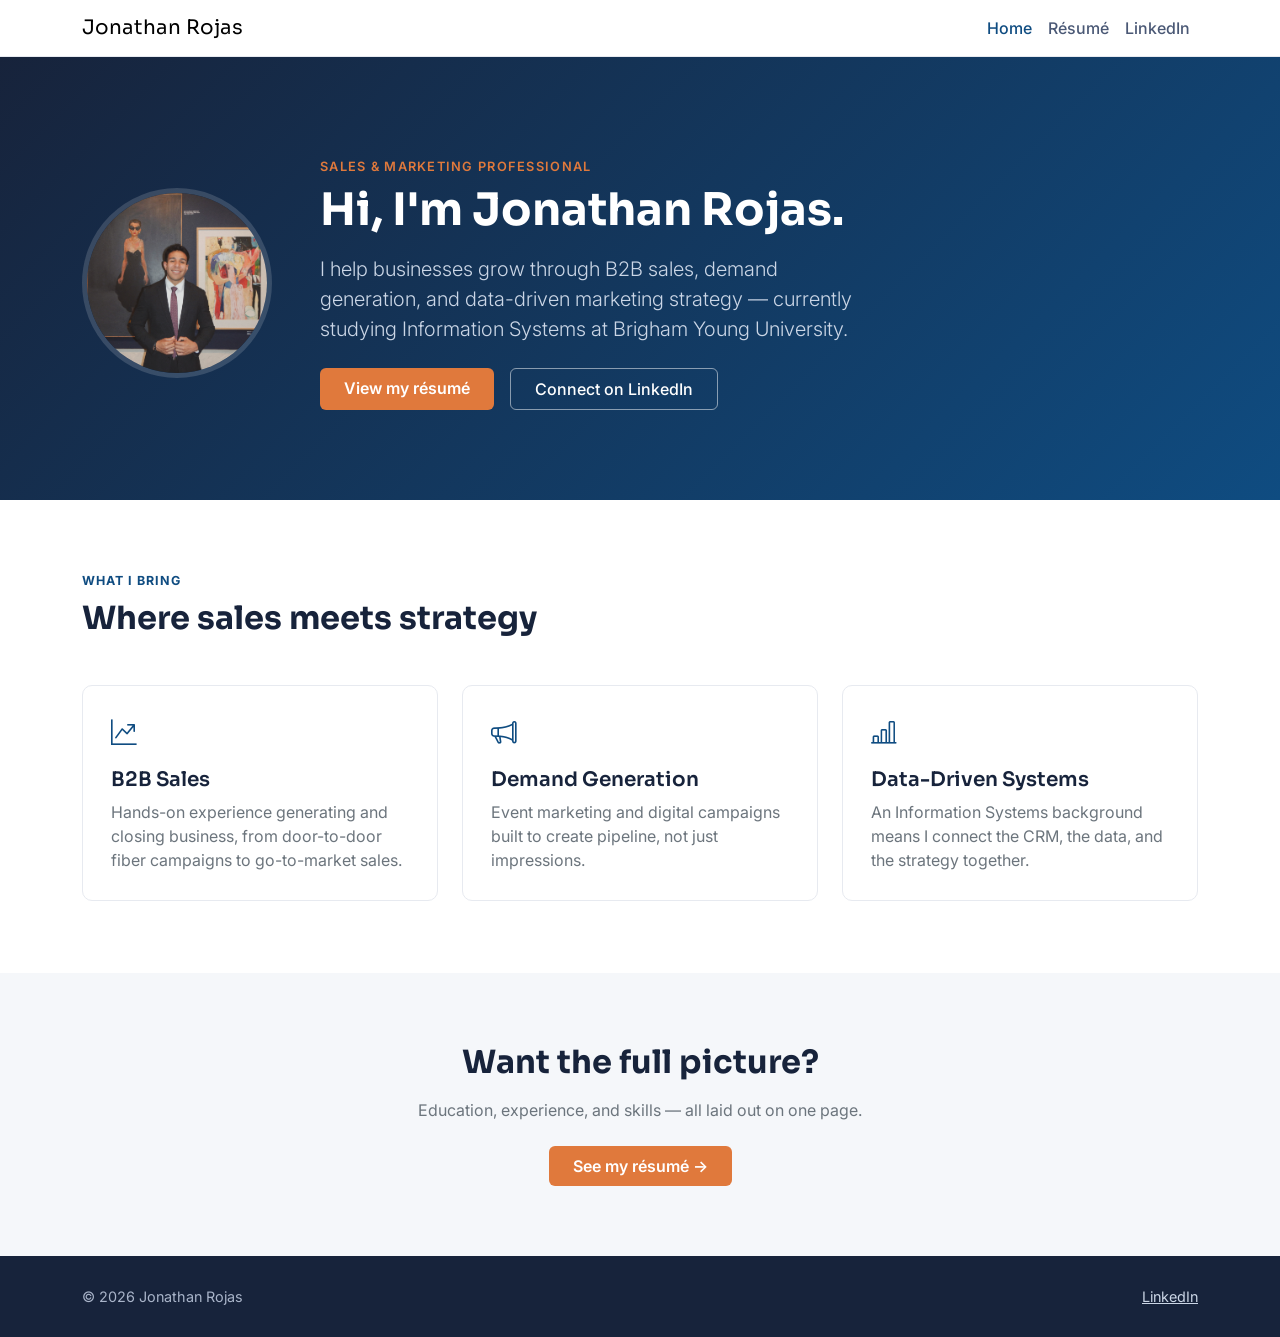
<file: index.html>
<!DOCTYPE html>
<html lang="en">
<head>
<meta charset="UTF-8">
<meta name="viewport" content="width=device-width, initial-scale=1.0">
<title>Jonathan Rojas</title>
<link href="https://cdn.jsdelivr.net/npm/bootstrap@5.3.3/dist/css/bootstrap.min.css" rel="stylesheet">
<link rel="preconnect" href="https://fonts.googleapis.com">
<link href="https://fonts.googleapis.com/css2?family=Sora:wght@500;600;700&family=Inter:wght@400;500;600&display=swap" rel="stylesheet">
<link href="https://cdn.jsdelivr.net/npm/bootstrap-icons@1.11.3/font/bootstrap-icons.css" rel="stylesheet">
<style>
  :root {
    --ink: #17233b;
    --slate: #4a5875;
    --accent: #0f4c81;
    --accent-warm: #e0793c;
    --bg-soft: #f5f7fa;
  }
  body { font-family: 'Inter', sans-serif; color: var(--ink); }
  h1, h2, h3, .navbar-brand { font-family: 'Sora', sans-serif; }
  .navbar { background: #ffffff; border-bottom: 1px solid #e7eaf0; }
  .nav-link { color: var(--slate) !important; font-weight: 500; }
  .nav-link.active { color: var(--accent) !important; }

  .hero {
    background: linear-gradient(135deg, var(--ink) 0%, var(--accent) 100%);
    color: #fff;
    padding: 100px 0 90px;
  }
  .hero .eyebrow {
    color: var(--accent-warm);
    letter-spacing: 0.1em;
    text-transform: uppercase;
    font-size: 0.8rem;
    font-weight: 600;
  }
  .hero h1 { font-size: 2.8rem; }
  .hero .lead { color: #cbd6e6; max-width: 560px; }

  .headshot-frame {
    width: 190px; height: 190px;
    border-radius: 50%;
    object-fit: cover;
    border: 5px solid rgba(255,255,255,0.15);
  }

  .btn-warm {
    background: var(--accent-warm);
    color: #fff;
    border: none;
    font-weight: 600;
  }
  .btn-warm:hover { background: #c86528; color: #fff; }
  .btn-outline-light-custom {
    border: 1px solid rgba(255,255,255,0.5);
    color: #fff;
    font-weight: 500;
  }
  .btn-outline-light-custom:hover { background: rgba(255,255,255,0.1); color: #fff; }

  .section-label {
    color: var(--accent);
    text-transform: uppercase;
    letter-spacing: 0.08em;
    font-size: 0.78rem;
    font-weight: 700;
  }

  .value-card {
    border: 1px solid #e7eaf0;
    border-radius: 10px;
    padding: 28px;
    height: 100%;
    background: #fff;
  }
  .value-card i { color: var(--accent); font-size: 1.6rem; }

  .cta-band {
    background: var(--bg-soft);
    padding: 70px 0;
  }

  footer {
    background: var(--ink);
    color: #a9b4c9;
    padding: 30px 0;
    font-size: 0.9rem;
  }
  footer a { color: #cbd6e6; }
</style>
</head>
<body>

<nav class="navbar navbar-expand-md sticky-top">
  <div class="container">
    <a class="navbar-brand" href="index.html">Jonathan Rojas</a>
    <button class="navbar-toggler" type="button" data-bs-toggle="collapse" data-bs-target="#navMain">
      <span class="navbar-toggler-icon"></span>
    </button>
    <div class="collapse navbar-collapse justify-content-end" id="navMain">
      <ul class="navbar-nav">
        <li class="nav-item"><a class="nav-link active" href="index.html">Home</a></li>
        <li class="nav-item"><a class="nav-link" href="resume.html">Résumé</a></li>
        <li class="nav-item"><a class="nav-link" href="https://www.linkedin.com/in/jonathan-rojas-b498833aa/" target="_blank">LinkedIn</a></li>
      </ul>
    </div>
  </div>
</nav>

<header class="hero">
  <div class="container d-flex flex-column flex-md-row align-items-center gap-5">
    <img src="images/Faceshot.jpg" alt="Jonathan Rojas headshot" class="headshot-frame">
    <div>
      <p class="eyebrow mb-2">Sales &amp; Marketing Professional</p>
      <h1 class="fw-bold mb-3">Hi, I'm Jonathan Rojas.</h1>
      <p class="lead">I help businesses grow through B2B sales, demand generation, and data-driven marketing strategy — currently studying Information Systems at Brigham Young University.</p>
      <div class="d-flex gap-3 mt-4">
        <a href="resume.html" class="btn btn-warm px-4 py-2">View my résumé</a>
        <a href="https://www.linkedin.com/in/jonathan-rojas-b498833aa/" target="_blank" class="btn btn-outline-light-custom px-4 py-2">Connect on LinkedIn</a>
      </div>
    </div>
  </div>
</header>

<section class="container py-5 my-4">
  <p class="section-label mb-2">What I bring</p>
  <h2 class="fw-bold mb-5">Where sales meets strategy</h2>
  <div class="row g-4">
    <div class="col-md-4">
      <div class="value-card">
        <i class="bi bi-graph-up-arrow mb-3 d-block"></i>
        <h3 class="h5 fw-semibold">B2B Sales</h3>
        <p class="text-secondary mb-0">Hands-on experience generating and closing business, from door-to-door fiber campaigns to go-to-market sales.</p>
      </div>
    </div>
    <div class="col-md-4">
      <div class="value-card">
        <i class="bi bi-megaphone mb-3 d-block"></i>
        <h3 class="h5 fw-semibold">Demand Generation</h3>
        <p class="text-secondary mb-0">Event marketing and digital campaigns built to create pipeline, not just impressions.</p>
      </div>
    </div>
    <div class="col-md-4">
      <div class="value-card">
        <i class="bi bi-bar-chart-line mb-3 d-block"></i>
        <h3 class="h5 fw-semibold">Data-Driven Systems</h3>
        <p class="text-secondary mb-0">An Information Systems background means I connect the CRM, the data, and the strategy together.</p>
      </div>
    </div>
  </div>
</section>

<section class="cta-band">
  <div class="container text-center">
    <h2 class="fw-bold mb-3">Want the full picture?</h2>
    <p class="text-secondary mb-4">Education, experience, and skills — all laid out on one page.</p>
    <a href="resume.html" class="btn btn-warm px-4 py-2">See my résumé →</a>
  </div>
</section>

<footer>
  <div class="container d-flex flex-column flex-md-row justify-content-between align-items-center">
    <span>&copy; 2026 Jonathan Rojas</span>
    <span><a href="https://www.linkedin.com/in/jonathan-rojas-b498833aa/" target="_blank">LinkedIn</a></span>
  </div>
</footer>

<script src="https://cdn.jsdelivr.net/npm/bootstrap@5.3.3/dist/js/bootstrap.bundle.min.js"></script>
</body>
</html>
</file>
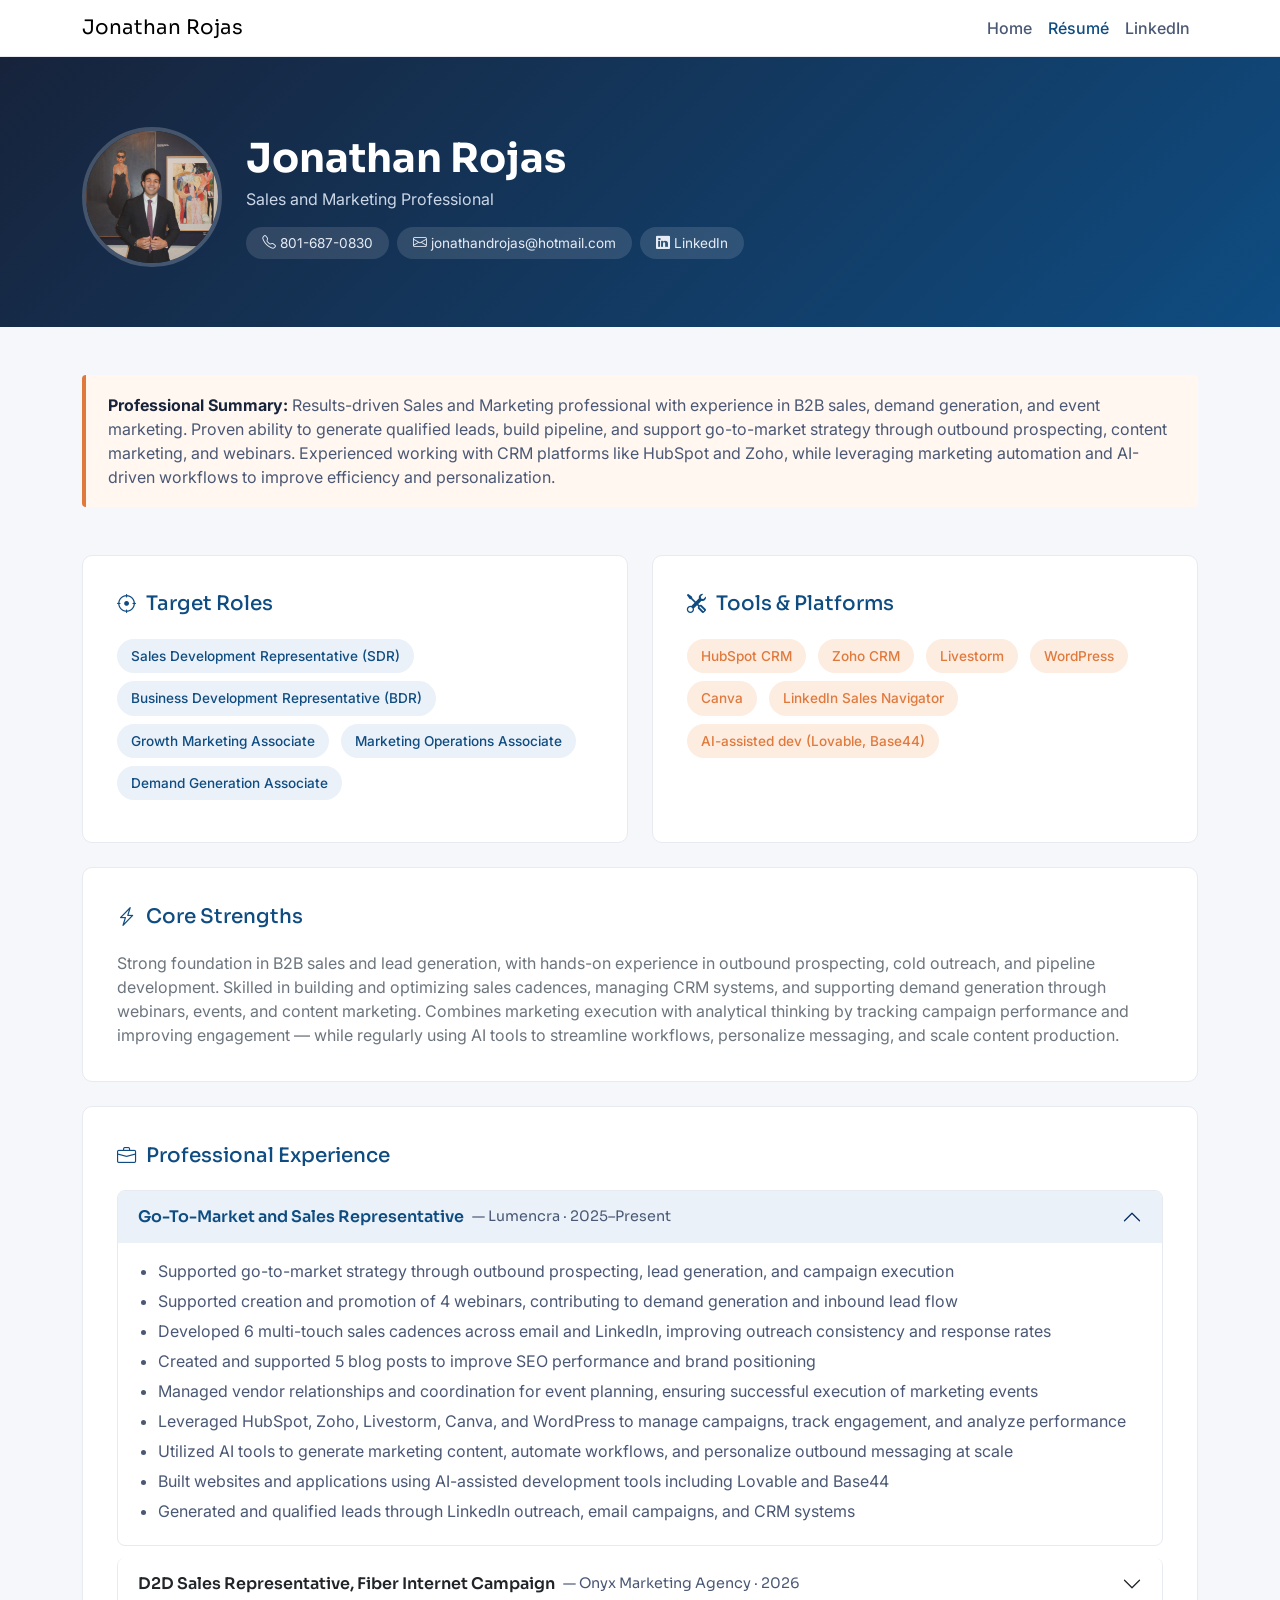
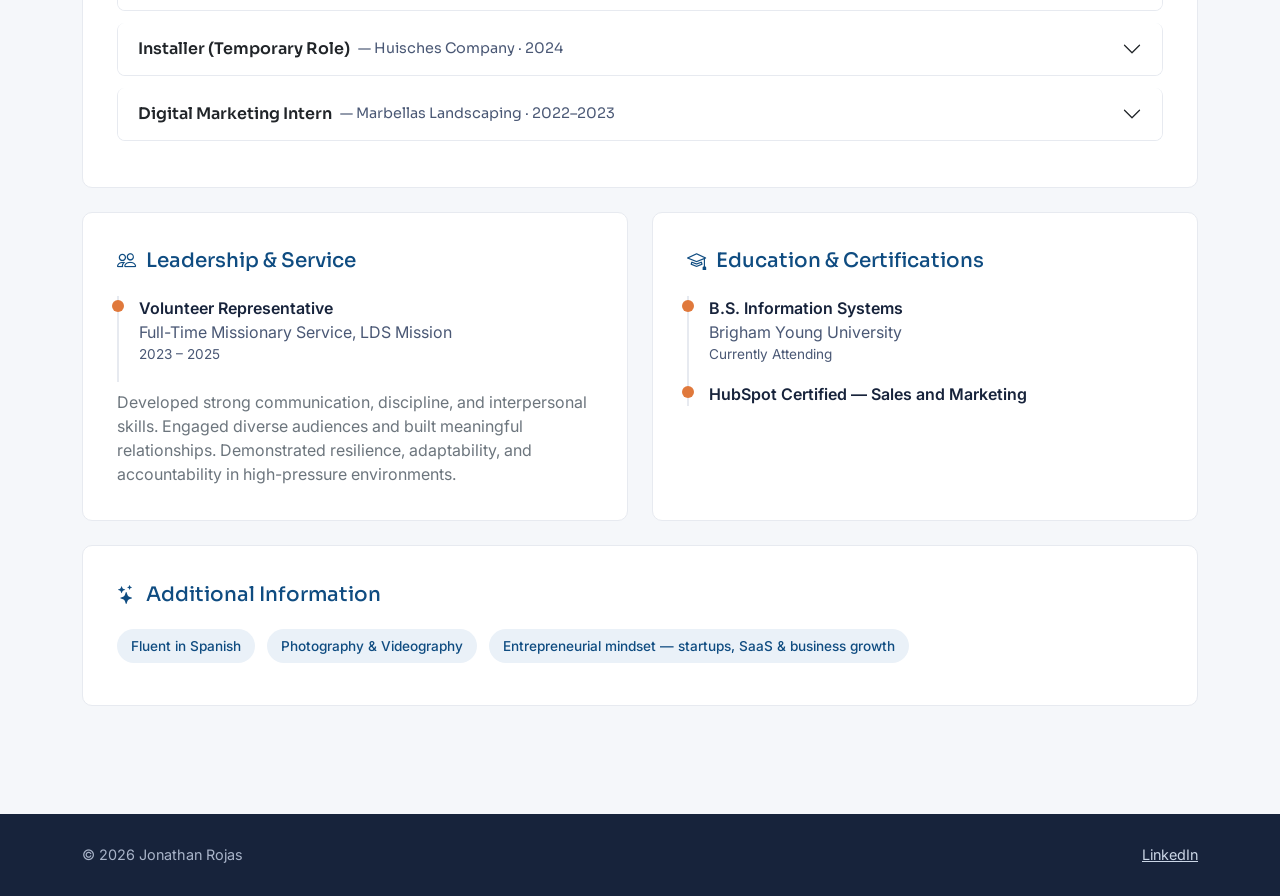
<file: resume.html>
<!DOCTYPE html>
<html lang="en">
<head>
<meta charset="UTF-8">
<meta name="viewport" content="width=device-width, initial-scale=1.0">
<title>Jonathan Rojas — Résumé</title>
<link href="https://cdn.jsdelivr.net/npm/bootstrap@5.3.3/dist/css/bootstrap.min.css" rel="stylesheet">
<link rel="preconnect" href="https://fonts.googleapis.com">
<link href="https://fonts.googleapis.com/css2?family=Sora:wght@500;600;700&family=Inter:wght@400;500;600&display=swap" rel="stylesheet">
<link href="https://cdn.jsdelivr.net/npm/bootstrap-icons@1.11.3/font/bootstrap-icons.css" rel="stylesheet">
<style>
  :root {
    --ink: #17233b;
    --slate: #4a5875;
    --accent: #0f4c81;
    --accent-warm: #e0793c;
    --bg-soft: #f5f7fa;
  }
  body { font-family: 'Inter', sans-serif; color: var(--ink); background: var(--bg-soft); }
  h1, h2, h3, .navbar-brand { font-family: 'Sora', sans-serif; }
  .navbar { background: #ffffff; border-bottom: 1px solid #e7eaf0; }
  .nav-link { color: var(--slate) !important; font-weight: 500; }
  .nav-link.active { color: var(--accent) !important; }

  .resume-header {
    background: linear-gradient(135deg, var(--ink) 0%, var(--accent) 100%);
    color: #fff;
    padding: 70px 0 60px;
  }
  .headshot-frame {
    width: 140px; height: 140px;
    border-radius: 50%;
    object-fit: cover;
    border: 4px solid rgba(255,255,255,0.2);
  }
  .contact-pill {
    background: rgba(255,255,255,0.12);
    border-radius: 30px;
    padding: 6px 16px;
    font-size: 0.85rem;
    color: #e6ecf5;
  }

  .resume-card {
    background: #fff;
    border: 1px solid #e7eaf0;
    border-radius: 10px;
    padding: 34px;
  }

  .section-title {
    display: flex;
    align-items: center;
    gap: 10px;
    color: var(--accent);
    font-weight: 700;
    margin-bottom: 20px;
  }
  .section-title i { font-size: 1.2rem; }

  .skill-badge {
    display: inline-block;
    background: #eaf1f8;
    color: var(--accent);
    padding: 7px 14px;
    border-radius: 30px;
    font-size: 0.85rem;
    font-weight: 500;
    margin: 0 8px 8px 0;
  }
  .skill-badge.warm { background: #fdece0; color: var(--accent-warm); }

  .mission-box {
    border-left: 4px solid var(--accent-warm);
    background: #fff7f0;
    padding: 18px 22px;
    border-radius: 4px;
    color: var(--slate);
  }

  /* Accordion (experience) */
  .accordion-item { border: 1px solid #e7eaf0; border-radius: 8px !important; margin-bottom: 12px; overflow: hidden; }
  .accordion-button { font-weight: 600; }
  .accordion-button:not(.collapsed) { background: #eaf1f8; color: var(--accent); box-shadow: none; }
  .accordion-button:focus { box-shadow: none; }
  .accordion-org { color: var(--slate); font-weight: 400; font-size: 0.9rem; margin-left: 8px; }
  .accordion-body ul { margin-bottom: 0; padding-left: 20px; }
  .accordion-body li { margin-bottom: 6px; color: var(--slate); }

  .timeline-item {
    border-left: 2px solid #e7eaf0;
    padding-left: 20px;
    padding-bottom: 18px;
    position: relative;
  }
  .timeline-item:last-child { padding-bottom: 0; }
  .timeline-item::before {
    content: "";
    position: absolute;
    left: -7px; top: 4px;
    width: 12px; height: 12px;
    border-radius: 50%;
    background: var(--accent-warm);
  }
  .timeline-item .role { font-weight: 600; }
  .timeline-item .org { color: var(--slate); }
  .timeline-item .dates { color: var(--slate); font-size: 0.85rem; }

  footer {
    background: var(--ink);
    color: #a9b4c9;
    padding: 30px 0;
    font-size: 0.9rem;
    margin-top: 60px;
  }
  footer a { color: #cbd6e6; }
</style>
</head>
<body>

<nav class="navbar navbar-expand-md sticky-top">
  <div class="container">
    <a class="navbar-brand" href="index.html">Jonathan Rojas</a>
    <button class="navbar-toggler" type="button" data-bs-toggle="collapse" data-bs-target="#navMain">
      <span class="navbar-toggler-icon"></span>
    </button>
    <div class="collapse navbar-collapse justify-content-end" id="navMain">
      <ul class="navbar-nav">
        <li class="nav-item"><a class="nav-link" href="index.html">Home</a></li>
        <li class="nav-item"><a class="nav-link active" href="resume.html">Résumé</a></li>
        <li class="nav-item"><a class="nav-link" href="https://www.linkedin.com/in/jonathan-rojas-b498833aa/" target="_blank">LinkedIn</a></li>
      </ul>
    </div>
  </div>
</nav>

<header class="resume-header">
  <div class="container d-flex flex-column flex-md-row align-items-center gap-4">
    <img src="images/Faceshot.jpg" alt="Jonathan Rojas headshot" class="headshot-frame">
    <div>
      <h1 class="fw-bold mb-1">Jonathan Rojas</h1>
      <p class="mb-3" style="color:#cbd6e6;">Sales and Marketing Professional</p>
      <div class="d-flex flex-wrap gap-2">
        <span class="contact-pill"><i class="bi bi-telephone"></i> 801-687-0830</span>
        <span class="contact-pill"><i class="bi bi-envelope"></i> jonathandrojas@hotmail.com</span>
        <a href="https://www.linkedin.com/in/jonathan-rojas-b498833aa/" target="_blank" class="contact-pill text-decoration-none">
          <i class="bi bi-linkedin"></i> LinkedIn
        </a>
      </div>
    </div>
  </div>
</header>

<main class="container py-5">

  <!-- Professional Summary -->
  <div class="mission-box mb-5">
    <strong style="color: var(--ink);">Professional Summary:</strong> Results-driven Sales and Marketing professional with experience in B2B sales, demand generation, and event marketing. Proven ability to generate qualified leads, build pipeline, and support go-to-market strategy through outbound prospecting, content marketing, and webinars. Experienced working with CRM platforms like HubSpot and Zoho, while leveraging marketing automation and AI-driven workflows to improve efficiency and personalization.
  </div>

  <div class="row g-4 mb-4">

    <!-- Target Roles -->
    <div class="col-lg-6">
      <div class="resume-card h-100">
        <div class="section-title"><i class="bi bi-crosshair"></i><h2 class="h5 mb-0">Target Roles</h2></div>
        <span class="skill-badge">Sales Development Representative (SDR)</span>
        <span class="skill-badge">Business Development Representative (BDR)</span>
        <span class="skill-badge">Growth Marketing Associate</span>
        <span class="skill-badge">Marketing Operations Associate</span>
        <span class="skill-badge">Demand Generation Associate</span>
      </div>
    </div>

    <!-- Tools -->
    <div class="col-lg-6">
      <div class="resume-card h-100">
        <div class="section-title"><i class="bi bi-tools"></i><h2 class="h5 mb-0">Tools &amp; Platforms</h2></div>
        <span class="skill-badge warm">HubSpot CRM</span>
        <span class="skill-badge warm">Zoho CRM</span>
        <span class="skill-badge warm">Livestorm</span>
        <span class="skill-badge warm">WordPress</span>
        <span class="skill-badge warm">Canva</span>
        <span class="skill-badge warm">LinkedIn Sales Navigator</span>
        <span class="skill-badge warm">AI-assisted dev (Lovable, Base44)</span>
      </div>
    </div>

    <!-- Core Strengths -->
    <div class="col-12">
      <div class="resume-card">
        <div class="section-title"><i class="bi bi-lightning-charge"></i><h2 class="h5 mb-0">Core Strengths</h2></div>
        <p class="text-secondary mb-0">Strong foundation in B2B sales and lead generation, with hands-on experience in outbound prospecting, cold outreach, and pipeline development. Skilled in building and optimizing sales cadences, managing CRM systems, and supporting demand generation through webinars, events, and content marketing. Combines marketing execution with analytical thinking by tracking campaign performance and improving engagement — while regularly using AI tools to streamline workflows, personalize messaging, and scale content production.</p>
      </div>
    </div>

  </div>

  <!-- Experience: accordion -->
  <div class="resume-card mb-4">
    <div class="section-title"><i class="bi bi-briefcase"></i><h2 class="h5 mb-0">Professional Experience</h2></div>

    <div class="accordion" id="expAccordion">

      <div class="accordion-item">
        <h3 class="accordion-header">
          <button class="accordion-button" type="button" data-bs-toggle="collapse" data-bs-target="#exp1">
            Go-To-Market and Sales Representative <span class="accordion-org">— Lumencra · 2025–Present</span>
          </button>
        </h3>
        <div id="exp1" class="accordion-collapse collapse show" data-bs-parent="#expAccordion">
          <div class="accordion-body">
            <ul>
              <li>Supported go-to-market strategy through outbound prospecting, lead generation, and campaign execution</li>
              <li>Supported creation and promotion of 4 webinars, contributing to demand generation and inbound lead flow</li>
              <li>Developed 6 multi-touch sales cadences across email and LinkedIn, improving outreach consistency and response rates</li>
              <li>Created and supported 5 blog posts to improve SEO performance and brand positioning</li>
              <li>Managed vendor relationships and coordination for event planning, ensuring successful execution of marketing events</li>
              <li>Leveraged HubSpot, Zoho, Livestorm, Canva, and WordPress to manage campaigns, track engagement, and analyze performance</li>
              <li>Utilized AI tools to generate marketing content, automate workflows, and personalize outbound messaging at scale</li>
              <li>Built websites and applications using AI-assisted development tools including Lovable and Base44</li>
              <li>Generated and qualified leads through LinkedIn outreach, email campaigns, and CRM systems</li>
            </ul>
          </div>
        </div>
      </div>

      <div class="accordion-item">
        <h3 class="accordion-header">
          <button class="accordion-button collapsed" type="button" data-bs-toggle="collapse" data-bs-target="#exp2">
            D2D Sales Representative, Fiber Internet Campaign <span class="accordion-org">— Onyx Marketing Agency · 2026</span>
          </button>
        </h3>
        <div id="exp2" class="accordion-collapse collapse" data-bs-parent="#expAccordion">
          <div class="accordion-body">
            <ul>
              <li>Executed high-volume outbound sales through direct prospecting and in-person outreach</li>
              <li>Closed 22 new customer accounts within a two-week period, exceeding performance expectations</li>
              <li>Demonstrated strong objection handling, communication, and closing skills</li>
              <li>Maintained consistent pipeline activity and daily sales tracking</li>
            </ul>
          </div>
        </div>
      </div>

      <div class="accordion-item">
        <h3 class="accordion-header">
          <button class="accordion-button collapsed" type="button" data-bs-toggle="collapse" data-bs-target="#exp3">
            Installer (Temporary Role) <span class="accordion-org">— Huisches Company · 2024</span>
          </button>
        </h3>
        <div id="exp3" class="accordion-collapse collapse" data-bs-parent="#expAccordion">
          <div class="accordion-body">
            <ul>
              <li>Supported installation of residential and commercial awning systems</li>
              <li>Maintained attention to detail and efficiency in a fast-paced work environment</li>
            </ul>
          </div>
        </div>
      </div>

      <div class="accordion-item">
        <h3 class="accordion-header">
          <button class="accordion-button collapsed" type="button" data-bs-toggle="collapse" data-bs-target="#exp4">
            Digital Marketing Intern <span class="accordion-org">— Marbellas Landscaping · 2022–2023</span>
          </button>
        </h3>
        <div id="exp4" class="accordion-collapse collapse" data-bs-parent="#expAccordion">
          <div class="accordion-body">
            <ul>
              <li>Managed social media marketing and content creation strategy</li>
              <li>Grew brand presence, including the account's first viral content and over 1,000 followers</li>
              <li>Improved engagement through consistent posting and audience targeting</li>
              <li>Developed foundational skills in branding, digital marketing, and customer acquisition</li>
            </ul>
          </div>
        </div>
      </div>

    </div>
  </div>

  <div class="row g-4">

    <!-- Leadership & Service -->
    <div class="col-lg-6">
      <div class="resume-card h-100">
        <div class="section-title"><i class="bi bi-people"></i><h2 class="h5 mb-0">Leadership &amp; Service</h2></div>
        <div class="timeline-item">
          <div class="role">Volunteer Representative</div>
          <div class="org">Full-Time Missionary Service, LDS Mission</div>
          <div class="dates">2023 – 2025</div>
        </div>
        <p class="text-secondary mt-2 mb-0">Developed strong communication, discipline, and interpersonal skills. Engaged diverse audiences and built meaningful relationships. Demonstrated resilience, adaptability, and accountability in high-pressure environments.</p>
      </div>
    </div>

    <!-- Education & Certifications -->
    <div class="col-lg-6">
      <div class="resume-card h-100">
        <div class="section-title"><i class="bi bi-mortarboard"></i><h2 class="h5 mb-0">Education &amp; Certifications</h2></div>
        <div class="timeline-item">
          <div class="role">B.S. Information Systems</div>
          <div class="org">Brigham Young University</div>
          <div class="dates">Currently Attending</div>
        </div>
        <div class="timeline-item">
          <div class="role">HubSpot Certified — Sales and Marketing</div>
        </div>
      </div>
    </div>

    <!-- Additional Info -->
    <div class="col-12">
      <div class="resume-card">
        <div class="section-title"><i class="bi bi-stars"></i><h2 class="h5 mb-0">Additional Information</h2></div>
        <span class="skill-badge">Fluent in Spanish</span>
        <span class="skill-badge">Photography &amp; Videography</span>
        <span class="skill-badge">Entrepreneurial mindset — startups, SaaS &amp; business growth</span>
      </div>
    </div>

  </div>

</main>

<footer>
  <div class="container d-flex flex-column flex-md-row justify-content-between align-items-center">
    <span>&copy; 2026 Jonathan Rojas</span>
    <span><a href="https://www.linkedin.com/in/jonathan-rojas-b498833aa/" target="_blank">LinkedIn</a></span>
  </div>
</footer>

<script src="https://cdn.jsdelivr.net/npm/bootstrap@5.3.3/dist/js/bootstrap.bundle.min.js"></script>
</body>
</html>
</file>
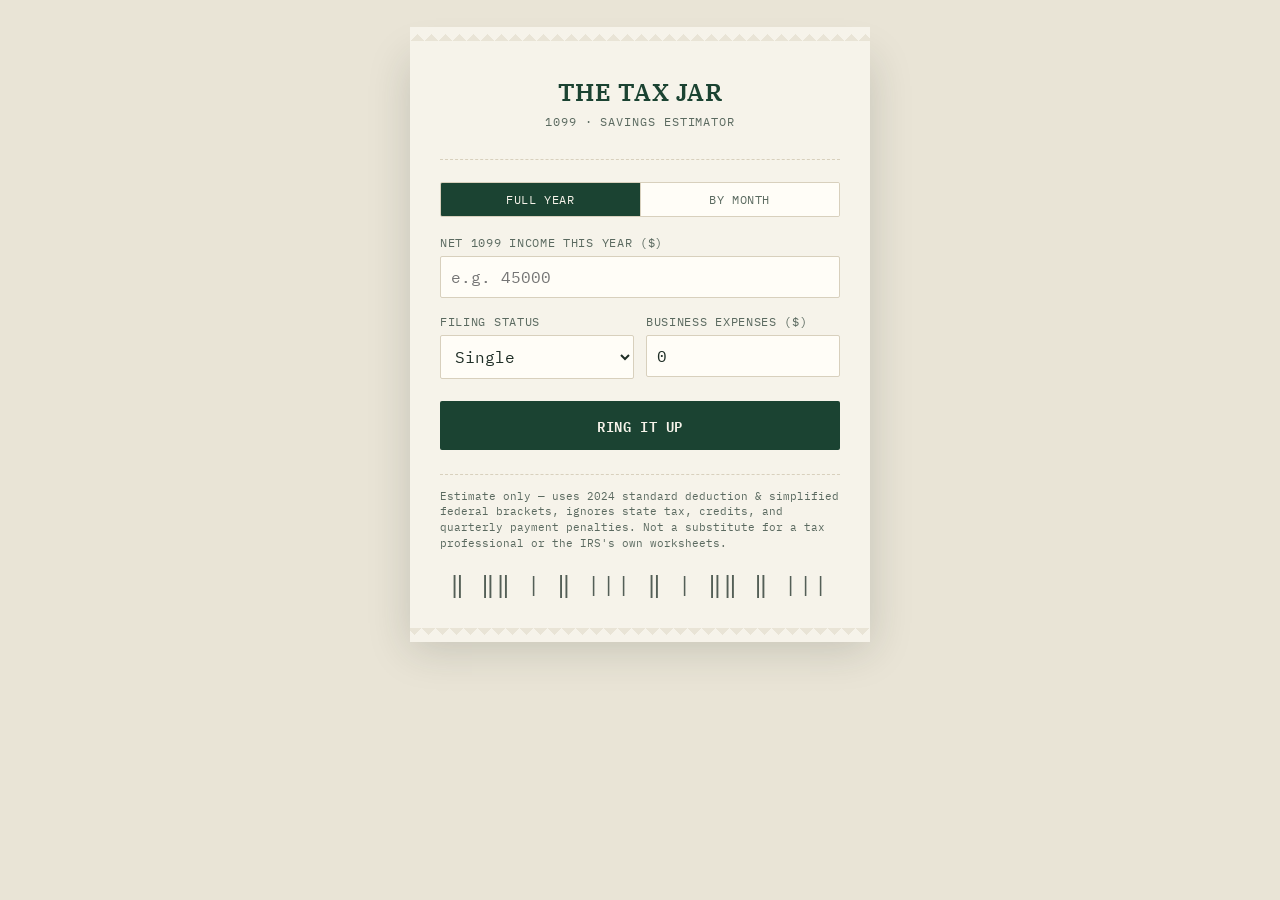
<file: webapp.html>
<!DOCTYPE html>
<html lang="en">
<head>
<meta charset="UTF-8">
<meta name="viewport" content="width=device-width, initial-scale=1.0">
<title>The Tax Jar — 1099 Savings Calculator</title>
<link rel="preconnect" href="https://fonts.googleapis.com">
<link href="https://fonts.googleapis.com/css2?family=IBM+Plex+Mono:wght@400;500;600&family=IBM+Plex+Serif:ital,wght@0,500;0,600;1,500&display=swap" rel="stylesheet">
<style>
  :root {
    --paper: #f6f3ea;
    --paper-line: #d8d0bd;
    --ink: #1f2e26;
    --ink-soft: #5b6a60;
    --green: #1b4332;
    --green-light: #4f7a5e;
    --rust: #b3552f;
    --gold: #c99a3d;
  }

  * { box-sizing: border-box; }

  body {
    margin: 0;
    background: #e9e4d6;
    color: var(--ink);
    font-family: "IBM Plex Mono", monospace;
    padding: 40px 16px 80px;
    display: flex;
    justify-content: center;
  }

  .receipt {
    width: 100%;
    max-width: 460px;
    background: var(--paper);
    box-shadow: 0 20px 40px rgba(31,46,38,0.18);
    padding: 36px 30px 30px;
    position: relative;
  }

  .receipt::before,
  .receipt::after {
    content: "";
    position: absolute;
    left: 0; right: 0;
    height: 14px;
    background:
      linear-gradient(135deg, var(--paper) 50%, transparent 50%) 0 0/14px 14px repeat-x,
      linear-gradient(-135deg, var(--paper) 50%, transparent 50%) 0 0/14px 14px repeat-x;
    background-color: #e9e4d6;
  }
  .receipt::before { top: -13px; }
  .receipt::after { bottom: -13px; transform: rotate(180deg); }

  header.rhead {
    text-align: center;
    border-bottom: 1px dashed var(--paper-line);
    padding-bottom: 18px;
    margin-bottom: 22px;
  }

  header.rhead .store {
    font-family: "IBM Plex Serif", serif;
    font-weight: 600;
    font-size: 1.5rem;
    letter-spacing: 0.02em;
    color: var(--green);
    margin: 0;
  }

  header.rhead .tagline {
    font-size: 0.72rem;
    color: var(--ink-soft);
    letter-spacing: 0.08em;
    text-transform: uppercase;
    margin-top: 6px;
  }

  .mode-toggle {
    display: flex;
    border: 1px solid var(--paper-line);
    border-radius: 2px;
    overflow: hidden;
    margin-bottom: 18px;
  }

  .mode-toggle button {
    flex: 1;
    padding: 9px 6px;
    background: #fffdf7;
    border: none;
    font-family: "IBM Plex Mono", monospace;
    font-size: 0.72rem;
    text-transform: uppercase;
    letter-spacing: 0.05em;
    color: var(--ink-soft);
    cursor: pointer;
  }

  .mode-toggle button + button { border-left: 1px solid var(--paper-line); }

  .mode-toggle button.active {
    background: var(--green);
    color: var(--paper);
  }

  .hint {
    font-size: 0.68rem;
    color: var(--ink-soft);
    margin: -8px 0 16px 0;
    line-height: 1.5;
  }

  .field { margin-bottom: 16px; }

  .field label {
    display: block;
    font-size: 0.72rem;
    text-transform: uppercase;
    letter-spacing: 0.06em;
    color: var(--ink-soft);
    margin-bottom: 6px;
  }

  .field input,
  .field select {
    width: 100%;
    font-family: "IBM Plex Mono", monospace;
    font-size: 1rem;
    padding: 10px 10px;
    border: 1px solid var(--paper-line);
    background: #fffdf7;
    color: var(--ink);
    border-radius: 2px;
  }

  .field-row { display: flex; gap: 12px; }
  .field-row .field { flex: 1; }

  button.calc-btn {
    width: 100%;
    margin-top: 6px;
    padding: 13px;
    background: var(--green);
    color: #f6f3ea;
    border: none;
    font-family: "IBM Plex Mono", monospace;
    font-weight: 600;
    letter-spacing: 0.04em;
    font-size: 0.9rem;
    text-transform: uppercase;
    cursor: pointer;
    border-radius: 2px;
  }

  button.calc-btn:hover { background: var(--green-light); }

  .results { margin-top: 26px; display: none; }
  .results.show { display: block; }

  .line {
    display: flex;
    justify-content: space-between;
    font-size: 0.88rem;
    padding: 6px 0;
    border-bottom: 1px dotted var(--paper-line);
  }

  .line.total {
    border-bottom: none;
    border-top: 1px dashed var(--ink);
    margin-top: 8px;
    padding-top: 12px;
    font-weight: 600;
    font-size: 1.05rem;
    color: var(--rust);
  }

  .line .lbl { color: var(--ink-soft); }
  .line.total .lbl { color: var(--ink); }

  /* Visual breakdown bar */
  .breakdown {
    margin-top: 20px;
  }

  .bar {
    display: flex;
    height: 20px;
    width: 100%;
    border-radius: 3px;
    overflow: hidden;
    border: 1px solid var(--paper-line);
  }

  .bar .seg-se { background: var(--rust); }
  .bar .seg-income { background: var(--gold); }
  .bar .seg-keep { background: var(--green-light); }

  .legend {
    display: flex;
    gap: 14px;
    margin-top: 10px;
    flex-wrap: wrap;
    font-size: 0.7rem;
    color: var(--ink-soft);
  }

  .legend span { display: flex; align-items: center; gap: 5px; }
  .swatch { width: 9px; height: 9px; display: inline-block; border-radius: 1px; }
  .swatch.se { background: var(--rust); }
  .swatch.income { background: var(--gold); }
  .swatch.keep { background: var(--green-light); }

  /* Tax Jar savings tracker */
  .jar-section {
    margin-top: 26px;
    border-top: 1px dashed var(--paper-line);
    padding-top: 20px;
  }

  .jar-section h2 {
    font-family: "IBM Plex Serif", serif;
    font-size: 1rem;
    color: var(--green);
    margin: 0 0 4px 0;
  }

  .jar-sub { font-size: 0.72rem; color: var(--ink-soft); margin-bottom: 14px; }

  .jar-visual {
    height: 26px;
    background: #fffdf7;
    border: 1px solid var(--paper-line);
    border-radius: 3px;
    overflow: hidden;
    position: relative;
    margin-bottom: 10px;
  }

  .jar-fill {
    height: 100%;
    width: 0%;
    background: linear-gradient(90deg, var(--green-light), var(--green));
    transition: width 0.4s ease;
  }

  .jar-pct {
    position: absolute;
    inset: 0;
    display: flex;
    align-items: center;
    justify-content: center;
    font-size: 0.72rem;
    color: var(--ink);
    mix-blend-mode: difference;
    filter: invert(1);
  }

  .jar-row { display: flex; gap: 10px; margin-top: 12px; }
  .jar-row input { flex: 1; }
  .jar-row button {
    padding: 0 16px;
    background: var(--gold);
    border: none;
    color: #2b2109;
    font-family: "IBM Plex Mono", monospace;
    font-weight: 600;
    cursor: pointer;
    border-radius: 2px;
  }

  .jar-log {
    margin-top: 12px;
    font-size: 0.75rem;
    color: var(--ink-soft);
    max-height: 90px;
    overflow-y: auto;
  }

  .jar-log div { display: flex; justify-content: space-between; padding: 3px 0; }

  .disclaimer {
    margin-top: 24px;
    font-size: 0.66rem;
    color: var(--ink-soft);
    line-height: 1.5;
    border-top: 1px dashed var(--paper-line);
    padding-top: 14px;
  }

  .barcode {
    margin-top: 18px;
    text-align: center;
    letter-spacing: 2px;
    font-size: 1.4rem;
    color: var(--ink);
    opacity: 0.75;
  }
</style>
</head>
<body>

<div class="receipt">
  <header class="rhead">
    <p class="store">THE TAX JAR</p>
    <p class="tagline">1099 · Savings Estimator</p>
  </header>

  <div class="mode-toggle">
    <button type="button" id="modeAnnualBtn" class="active" onclick="setMode('annual')">Full Year</button>
    <button type="button" id="modeMonthBtn" onclick="setMode('month')">By Month</button>
  </div>

  <div class="field" id="monthField" style="display:none;">
    <label for="month">Which month?</label>
    <select id="month">
      <option>January</option><option>February</option><option>March</option>
      <option>April</option><option>May</option><option>June</option>
      <option>July</option><option>August</option><option>September</option>
      <option>October</option><option>November</option><option>December</option>
    </select>
  </div>

  <div class="field">
    <label for="income" id="incomeLabel">Net 1099 income this year ($)</label>
    <input type="number" id="income" placeholder="e.g. 45000" min="0">
  </div>

  <div class="field" id="annualEstField" style="display:none;">
    <label for="annualEst">Estimated net income for the full year ($)</label>
    <input type="number" id="annualEst" placeholder="auto-fills from month \u00d7 12" min="0">
    <p class="hint">Used only to figure out which tax bracket you're in. Auto-fills as this month \u00d7 12 &mdash; edit it if you expect a different total for the year.</p>
  </div>

  <div class="field-row">
    <div class="field">
      <label for="filing">Filing status</label>
      <select id="filing">
        <option value="single">Single</option>
        <option value="married">Married filing jointly</option>
      </select>
    </div>
    <div class="field">
      <label for="expenses" id="expensesLabel">Business expenses ($)</label>
      <input type="number" id="expenses" placeholder="0" min="0" value="0">
    </div>
  </div>

  <button class="calc-btn" onclick="calculate()">Ring It Up</button>

  <div class="results" id="results">
    <div class="line"><span class="lbl" id="rNetLbl">Net taxable income</span><span id="rNet">$0</span></div>
    <div class="line"><span class="lbl" id="rSELbl">Self-employment tax (15.3%)</span><span id="rSE">$0</span></div>
    <div class="line"><span class="lbl" id="rIncomeLbl">Est. federal income tax</span><span id="rIncome">$0</span></div>
    <div class="line total"><span class="lbl" id="rTotalLbl">Set aside for taxes</span><span id="rTotal">$0</span></div>
    <div class="line"><span class="lbl" id="rKeepLbl">Estimated take-home</span><span id="rKeep">$0</span></div>

    <div class="breakdown">
      <div class="bar">
        <div class="seg-se" id="barSE"></div>
        <div class="seg-income" id="barIncome"></div>
        <div class="seg-keep" id="barKeep"></div>
      </div>
      <div class="legend">
        <span><span class="swatch se"></span> SE tax</span>
        <span><span class="swatch income"></span> Income tax</span>
        <span><span class="swatch keep"></span> Take-home</span>
      </div>
    </div>

    <div class="jar-section">
      <h2>Fill your jar</h2>
      <p class="jar-sub">Log what you've actually set aside so far and watch it climb toward your goal.</p>
      <div class="jar-visual">
        <div class="jar-fill" id="jarFill"></div>
        <div class="jar-pct" id="jarPct">0% saved</div>
      </div>
      <div class="jar-row">
        <input type="number" id="jarAdd" placeholder="Add amount saved ($)" min="0">
        <button onclick="addToJar()">Add</button>
      </div>
      <div class="jar-log" id="jarLog"></div>
    </div>
  </div>

  <p class="disclaimer">Estimate only — uses 2024 standard deduction &amp; simplified federal brackets, ignores state tax, credits, and quarterly payment penalties. Not a substitute for a tax professional or the IRS's own worksheets.</p>
  <div class="barcode">‖ ‖‖ | ‖ ||| ‖ | ‖‖ ‖ |||</div>
</div>

<script>
  let jarGoal = 0;
  let jarSaved = 0;
  let mode = 'annual';

  function fmt(n) {
    return "$" + n.toLocaleString(undefined, { minimumFractionDigits: 0, maximumFractionDigits: 0 });
  }

  function setMode(newMode) {
    mode = newMode;
    document.getElementById('modeAnnualBtn').classList.toggle('active', mode === 'annual');
    document.getElementById('modeMonthBtn').classList.toggle('active', mode === 'month');
    document.getElementById('monthField').style.display = mode === 'month' ? 'block' : 'none';
    document.getElementById('annualEstField').style.display = mode === 'month' ? 'block' : 'none';

    const monthName = document.getElementById('month').value;
    if (mode === 'month') {
      document.getElementById('incomeLabel').textContent = `Net 1099 income for ${monthName} ($)`;
      document.getElementById('expensesLabel').textContent = `Business expenses for ${monthName} ($)`;
      document.getElementById('rNetLbl').textContent = 'Net taxable income this month';
      document.getElementById('rSELbl').textContent = 'Self-employment tax this month';
      document.getElementById('rIncomeLbl').textContent = 'Est. federal income tax this month';
      document.getElementById('rTotalLbl').textContent = `Set aside from ${monthName}`;
      document.getElementById('rKeepLbl').textContent = 'Estimated take-home this month';
    } else {
      document.getElementById('incomeLabel').textContent = 'Net 1099 income this year ($)';
      document.getElementById('expensesLabel').textContent = 'Business expenses ($)';
      document.getElementById('rNetLbl').textContent = 'Net taxable income';
      document.getElementById('rSELbl').textContent = 'Self-employment tax (15.3%)';
      document.getElementById('rIncomeLbl').textContent = 'Est. federal income tax';
      document.getElementById('rTotalLbl').textContent = 'Set aside for taxes';
      document.getElementById('rKeepLbl').textContent = 'Estimated take-home';
    }
  }

  document.getElementById('month').addEventListener('change', () => {
    if (mode === 'month') setMode('month');
  });

  document.getElementById('income').addEventListener('input', () => {
    if (mode === 'month') {
      const monthIncome = parseFloat(document.getElementById('income').value) || 0;
      const annualEstField = document.getElementById('annualEst');
      if (!annualEstField.dataset.userEdited) {
        annualEstField.value = monthIncome > 0 ? Math.round(monthIncome * 12) : '';
      }
    }
  });

  document.getElementById('annualEst').addEventListener('input', function () {
    this.dataset.userEdited = 'true';
  });

  function federalTax(taxable, filing) {
    // Simplified 2024 brackets (rounded), post-standard-deduction income
    const single = [
      [0, 0.10], [11600, 0.12], [47150, 0.22], [100525, 0.24],
      [191950, 0.32], [243725, 0.35], [609350, 0.37]
    ];
    const married = [
      [0, 0.10], [23200, 0.12], [94300, 0.22], [201050, 0.24],
      [383900, 0.32], [487450, 0.35], [731200, 0.37]
    ];
    const brackets = filing === "married" ? married : single;
    let tax = 0;
    for (let i = 0; i < brackets.length; i++) {
      const [floor, rate] = brackets[i];
      const nextFloor = i + 1 < brackets.length ? brackets[i + 1][0] : Infinity;
      if (taxable > floor) {
        const amountInBracket = Math.min(taxable, nextFloor) - floor;
        tax += amountInBracket * rate;
      } else {
        break;
      }
    }
    return Math.max(0, tax);
  }

  // Core tax math for a given full-year net income. Returns {seTax, incomeTax}
  function taxForAnnualNet(annualNet, filing) {
    const seBase = annualNet * 0.9235;
    const seTax = seBase * 0.153;
    const seDeduction = seTax / 2; // above-the-line deduction

    const standardDeduction = filing === "married" ? 29200 : 14600;
    const taxableForIncome = Math.max(0, annualNet - seDeduction - standardDeduction);
    const incomeTax = federalTax(taxableForIncome, filing);

    return { seTax, incomeTax };
  }

  function calculate() {
    const income = parseFloat(document.getElementById('income').value) || 0;
    const expenses = parseFloat(document.getElementById('expenses').value) || 0;
    const filing = document.getElementById('filing').value;
    const net = Math.max(0, income - expenses);

    let seTax, incomeTax, net_display;

    if (mode === 'annual') {
      const t = taxForAnnualNet(net, filing);
      seTax = t.seTax;
      incomeTax = t.incomeTax;
      net_display = net;
    } else {
      // Monthly mode: figure the effective rate from an annualized estimate,
      // then apply that rate to this month's actual net income.
      const annualEstInput = parseFloat(document.getElementById('annualEst').value);
      const annualEst = annualEstInput > 0 ? annualEstInput : net * 12;

      const t = taxForAnnualNet(annualEst, filing);
      const effectiveRate = annualEst > 0 ? (t.seTax + t.incomeTax) / annualEst : 0;

      // Split proportionally between SE tax and income tax using the annual ratio
      const annualTotal = t.seTax + t.incomeTax;
      const seShare = annualTotal > 0 ? t.seTax / annualTotal : 0;
      const incomeShare = annualTotal > 0 ? t.incomeTax / annualTotal : 0;

      const monthTotalTax = net * effectiveRate;
      seTax = monthTotalTax * seShare;
      incomeTax = monthTotalTax * incomeShare;
      net_display = net;
    }

    const totalSetAside = seTax + incomeTax;
    const keep = Math.max(0, net_display - totalSetAside);

    document.getElementById('rNet').textContent = fmt(net_display);
    document.getElementById('rSE').textContent = fmt(seTax);
    document.getElementById('rIncome').textContent = fmt(incomeTax);
    document.getElementById('rTotal').textContent = fmt(totalSetAside);
    document.getElementById('rKeep').textContent = fmt(keep);

    const total = seTax + incomeTax + keep;
    if (total > 0) {
      document.getElementById('barSE').style.width = (seTax / total * 100) + "%";
      document.getElementById('barIncome').style.width = (incomeTax / total * 100) + "%";
      document.getElementById('barKeep').style.width = (keep / total * 100) + "%";
    }

    jarGoal = totalSetAside;
    updateJar();

    document.getElementById('results').classList.add('show');
  }

  function addToJar() {
    const addAmt = parseFloat(document.getElementById('jarAdd').value) || 0;
    if (addAmt <= 0) return;
    jarSaved += addAmt;
    const log = document.getElementById('jarLog');
    const entry = document.createElement('div');
    const now = new Date();
    entry.innerHTML = `<span>${now.toLocaleDateString()}</span><span>+${fmt(addAmt)}</span>`;
    log.prepend(entry);
    document.getElementById('jarAdd').value = '';
    updateJar();
  }

  function updateJar() {
    const pct = jarGoal > 0 ? Math.min(100, (jarSaved / jarGoal) * 100) : 0;
    document.getElementById('jarFill').style.width = pct + "%";
    document.getElementById('jarPct').textContent =
      jarGoal > 0 ? Math.round(pct) + "% saved (" + fmt(jarSaved) + " of " + fmt(jarGoal) + ")" : "0% saved";
  }
</script>

</body>
</html>
</file>
